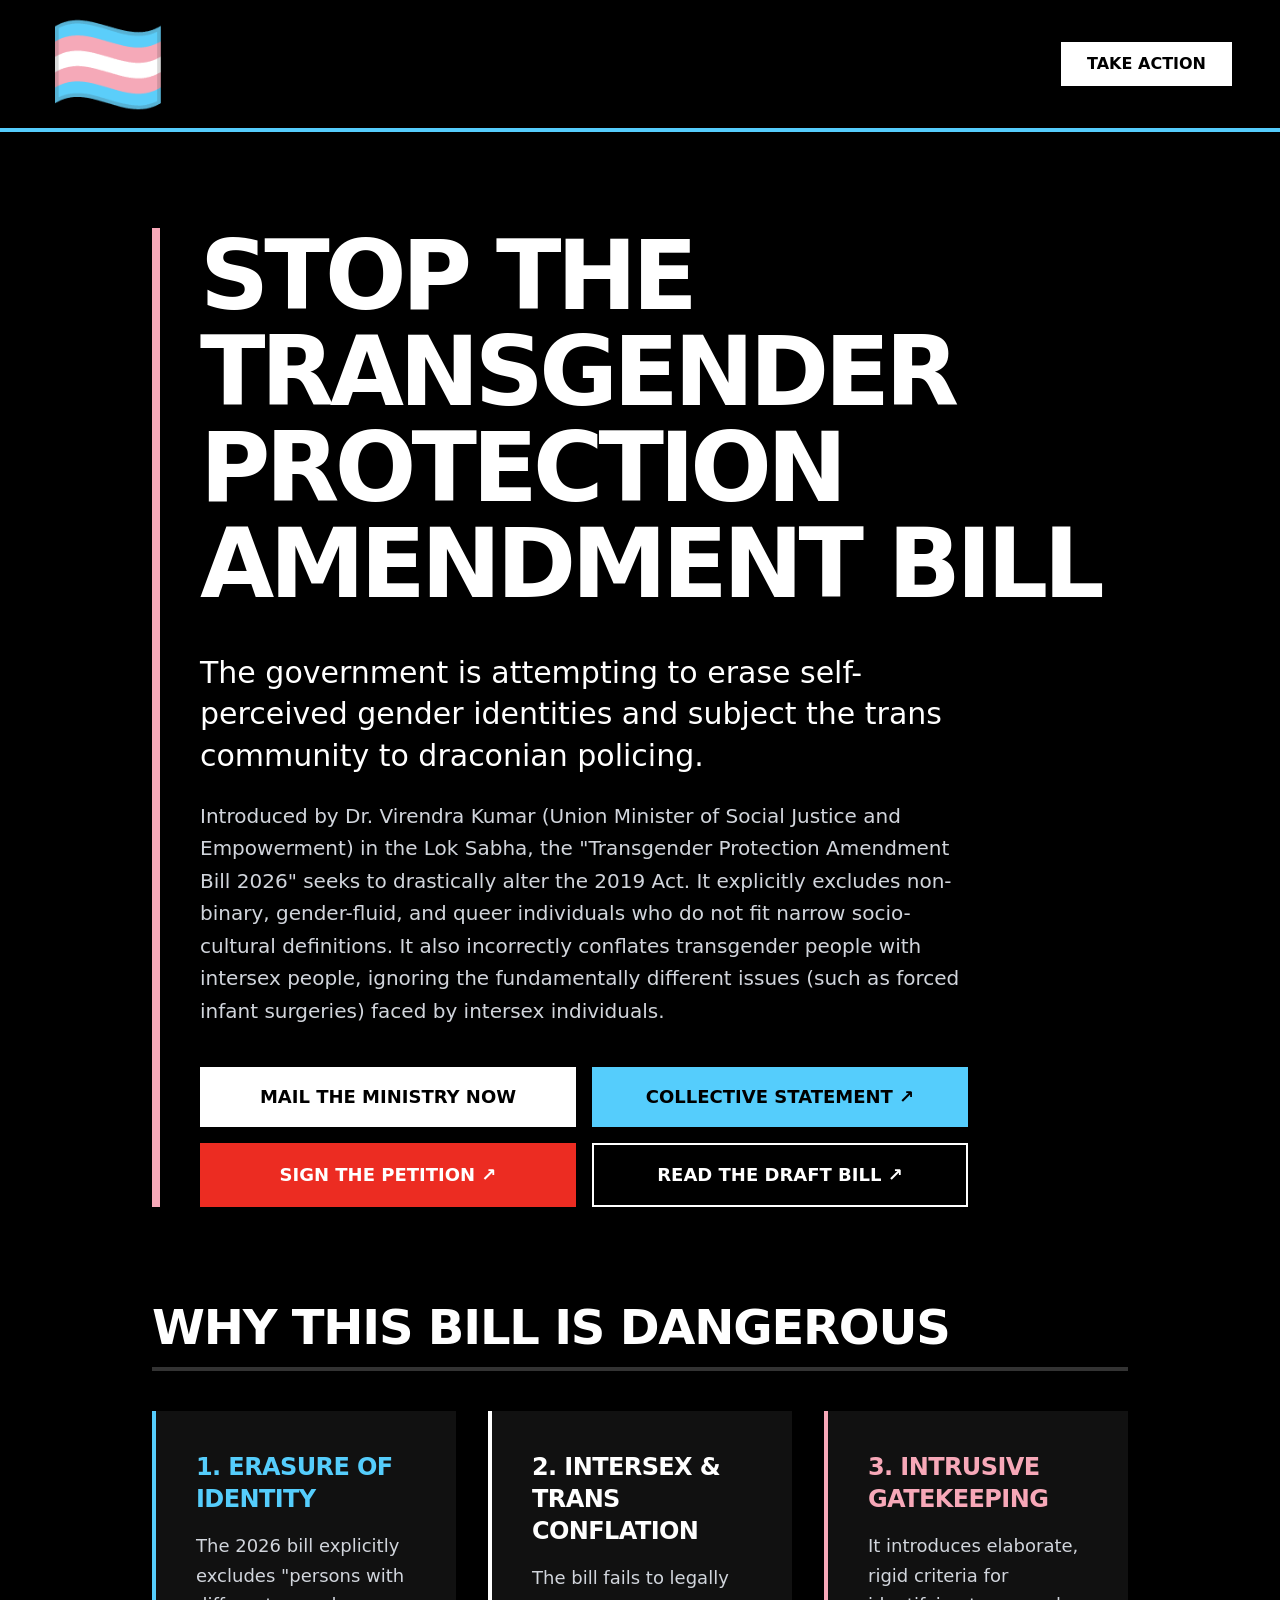
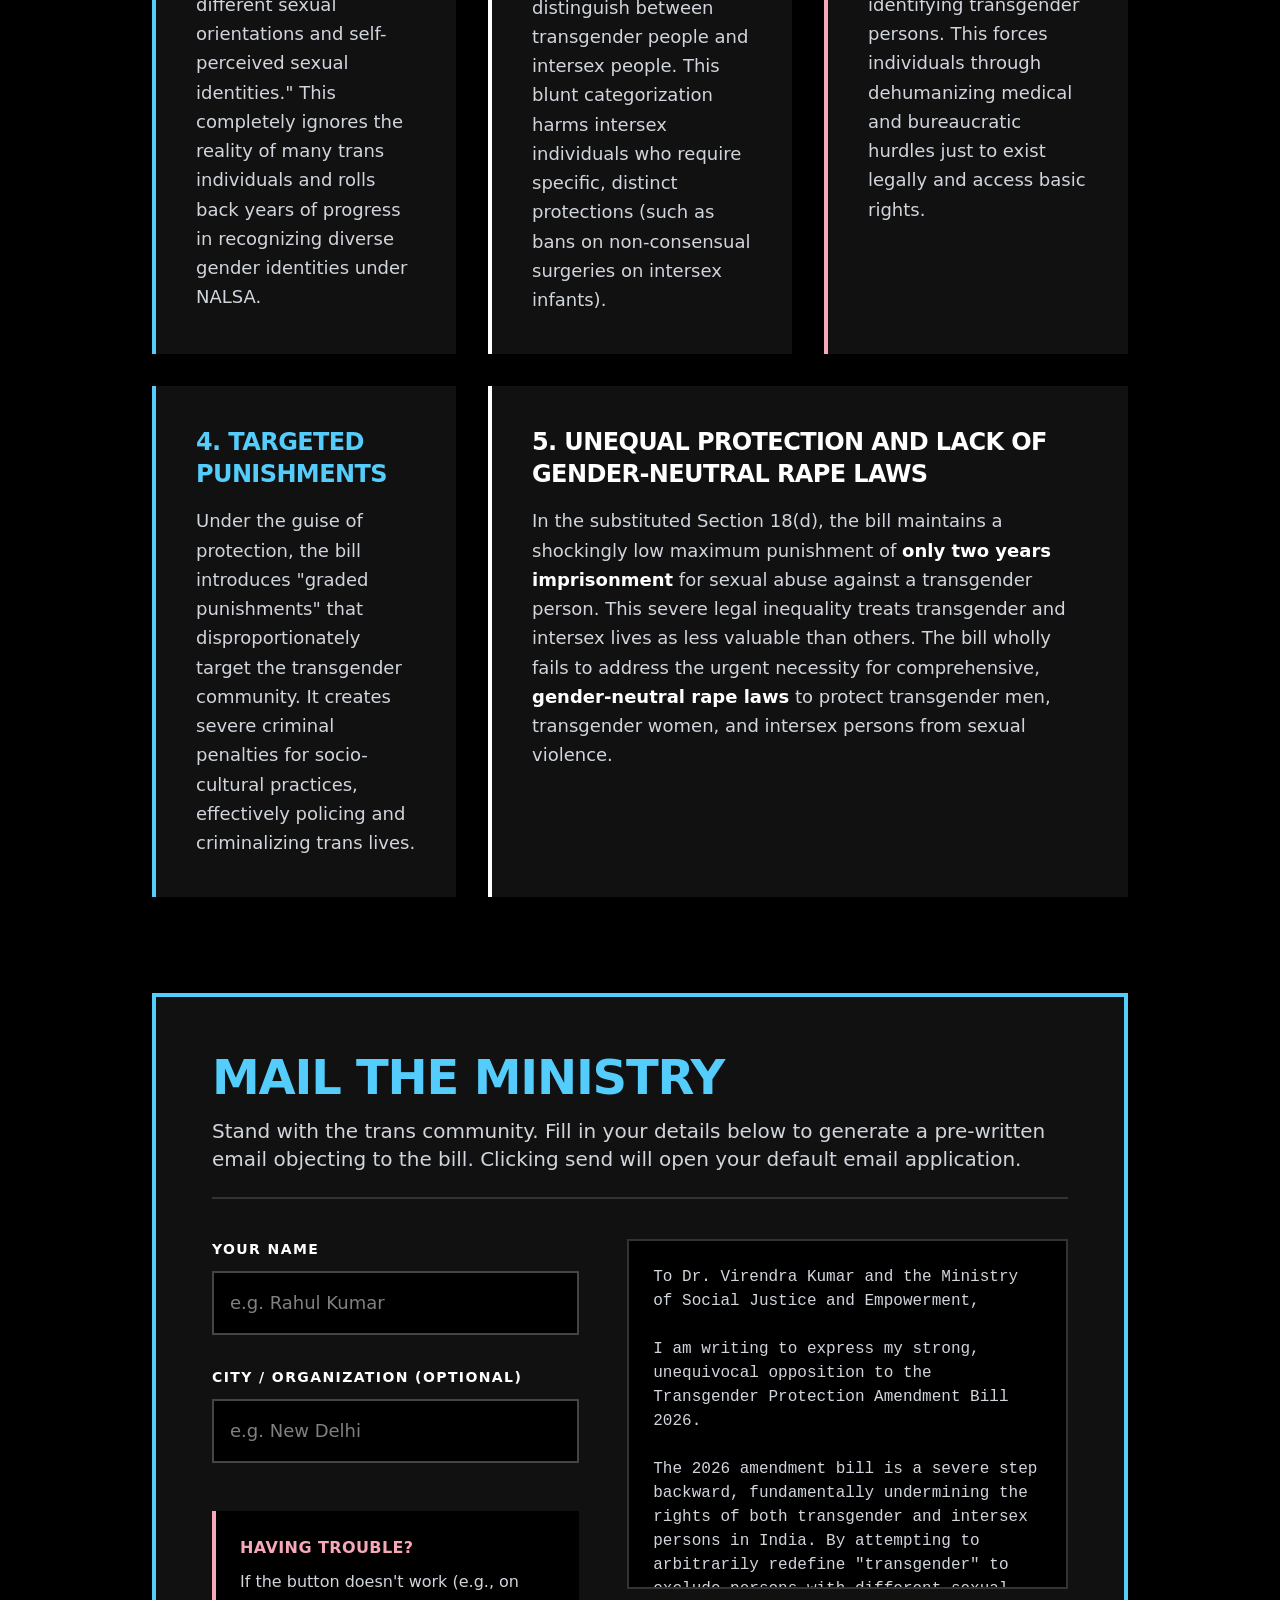
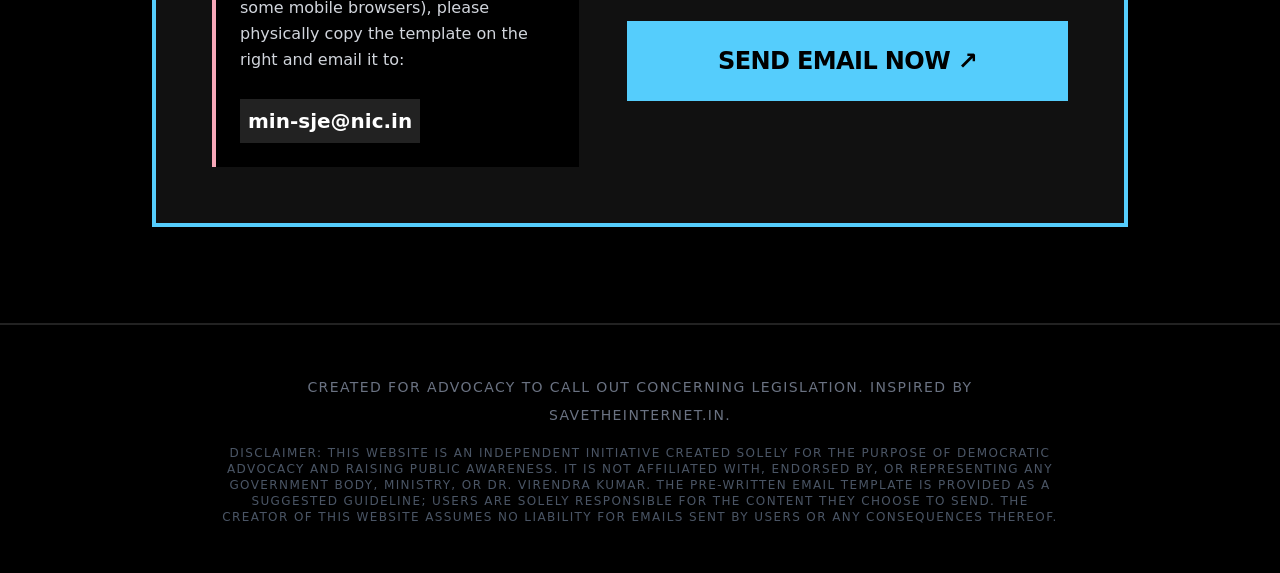
<file: index.html>
<!DOCTYPE html><!--8v95dIChmsAgqZFSRj_xh--><html lang="en" class="dark scroll-smooth"><head><meta charSet="utf-8"/><meta name="viewport" content="width=device-width, initial-scale=1"/><link rel="preload" href="/_next/static/media/83afe278b6a6bb3c-s.p.3a6ba036.woff2" as="font" crossorigin="" type="font/woff2"/><link rel="stylesheet" href="/_next/static/chunks/bd600e2c81a1bba9.css" data-precedence="next"/><link rel="preload" as="script" fetchPriority="low" href="/_next/static/chunks/efdd89bf2c0b6e6c.js"/><script src="/_next/static/chunks/0425fc9091d81427.js" async=""></script><script src="/_next/static/chunks/b0fb8b820650847d.js" async=""></script><script src="/_next/static/chunks/turbopack-c56009699bffebfa.js" async=""></script><script src="/_next/static/chunks/a4c607288b1ec87c.js" async=""></script><script src="/_next/static/chunks/72007867f5b5ea1a.js" async=""></script><meta name="next-size-adjust" content=""/><title>Stop the Transgender Protection Amendment Bill 2026</title><meta name="description" content="Urgent call to action against the Transgender Protection Amendment Bill 2026. Mail the Ministry of Social Justice and Empowerment now."/><link rel="icon" href="/favicon.ico?favicon.0b3bf435.ico" sizes="256x256" type="image/x-icon"/><link rel="icon" href="data:image/svg+xml,&lt;svg xmlns=%22http://www.w3.org/2000/svg%22 viewBox=%220 0 100 100%22&gt;&lt;text y=%22.9em%22 font-size=%2290%22&gt;🏳️‍⚧️&lt;/text&gt;&lt;/svg&gt;"/><script src="/_next/static/chunks/a6dad97d9634a72d.js" noModule=""></script></head><body class="inter_5972bc34-module__OU16Qa__className antialiased bg-black text-white min-h-screen"><div hidden=""><!--$--><!--/$--></div><div class="min-h-screen flex flex-col items-center bg-black text-white selection:bg-brand-pink selection:text-black font-sans"><header class="w-full bg-black border-b-4 border-brand-blue p-4 px-6 md:px-12 flex justify-between items-center sticky top-0 z-50"><div class="font-extrabold text-white flex items-center justify-center"><span class="text-6xl md:text-7xl lg:text-8xl w-full text-center hover:scale-105 transition-transform cursor-default select-none">🏳️‍⚧️</span></div><a href="#action" class="bg-white text-black px-6 py-2 font-bold text-sm md:text-base hover:bg-gray-200 transition-colors uppercase border-2 border-transparent hover:border-white">Take Action</a></header><main class="w-full max-w-5xl px-6 py-16 md:py-24 flex flex-col gap-24"><section class="flex flex-col gap-10 items-start border-l-8 border-brand-pink pl-6 md:pl-10"><h1 class="text-5xl md:text-7xl lg:text-8xl font-black tracking-tighter uppercase leading-[1]">STOP THE <br/>TRANSGENDER PROTECTION<br/>AMENDMENT BILL</h1><div class="flex flex-col gap-6 max-w-3xl"><p class="text-2xl md:text-3xl text-white font-medium leading-snug">The government is attempting to erase self-perceived gender identities and subject the trans community to draconian policing.</p><p class="text-xl text-gray-300 leading-relaxed font-light">Introduced by Dr. Virendra Kumar (Union Minister of Social Justice and Empowerment) in the Lok Sabha, the &quot;Transgender Protection Amendment Bill 2026&quot; seeks to drastically alter the 2019 Act. It explicitly excludes non-binary, gender-fluid, and queer individuals who do not fit narrow socio-cultural definitions. It also incorrectly conflates transgender people with intersex people, ignoring the fundamentally different issues (such as forced infant surgeries) faced by intersex individuals.</p><div class="grid grid-cols-1 lg:grid-cols-2 gap-4 mt-4 w-full"><a href="#action" class="bg-white text-black px-4 py-4 font-black hover:bg-gray-200 transition-colors text-center text-sm md:text-base lg:text-lg uppercase whitespace-nowrap">MAIL THE MINISTRY NOW</a><a href="https://docs.google.com/forms/d/e/1FAIpQLSdKNOw0cQrMbkYm2srKIBa-RHBMHRVCz6jkY9W-l714oJy8MQ/viewform?pli=1" target="_blank" rel="noopener noreferrer" class="bg-brand-blue text-black px-4 py-4 font-black hover:bg-white transition-colors text-center text-sm md:text-base lg:text-lg uppercase flex items-center justify-center gap-2 whitespace-nowrap">COLLECTIVE STATEMENT ↗</a><a href="https://www.change.org/p/oppose-the-amendment-redefining-transgender-identity-in-india" target="_blank" rel="noopener noreferrer" class="bg-[#ec2c22] text-white px-4 py-4 font-black hover:bg-white hover:text-[#ec2c22] transition-colors text-center text-sm md:text-base lg:text-lg uppercase flex items-center justify-center gap-2 whitespace-nowrap">SIGN THE PETITION ↗</a><a href="https://www.livelaw.in/pdf_upload/2026/03/13/as-intro313202621404pm-661461.pdf" target="_blank" rel="noopener noreferrer" class="border-2 border-white text-white px-4 py-4 font-bold hover:bg-white hover:text-black transition-colors text-center text-sm md:text-base lg:text-lg uppercase flex items-center justify-center gap-2 whitespace-nowrap">READ THE DRAFT BILL ↗</a></div></div></section><section class="flex flex-col gap-10"><div class="border-b-4 border-[#333] pb-4"><h2 class="text-4xl md:text-5xl font-black uppercase tracking-tight">Why This Bill is Dangerous</h2></div><div class="grid grid-cols-1 md:grid-cols-2 lg:grid-cols-3 gap-8"><div class="bg-[#111] p-8 md:p-10 border-l-4 border-brand-blue flex flex-col gap-4"><h3 class="text-2xl font-bold uppercase tracking-tight text-brand-blue">1. Erasure of Identity</h3><p class="text-gray-300 leading-relaxed text-lg">The 2026 bill explicitly excludes &quot;persons with different sexual orientations and self-perceived sexual identities.&quot; This completely ignores the reality of many trans individuals and rolls back years of progress in recognizing diverse gender identities under NALSA.</p></div><div class="bg-[#111] p-8 md:p-10 border-l-4 border-white flex flex-col gap-4"><h3 class="text-2xl font-bold uppercase tracking-tight text-white">2. Intersex &amp; Trans Conflation</h3><p class="text-gray-300 leading-relaxed text-lg">The bill fails to legally distinguish between transgender people and intersex people. This blunt categorization harms intersex individuals who require specific, distinct protections (such as bans on non-consensual surgeries on intersex infants).</p></div><div class="bg-[#111] p-8 md:p-10 border-l-4 border-brand-pink flex flex-col gap-4"><h3 class="text-2xl font-bold uppercase tracking-tight text-brand-pink">3. Intrusive Gatekeeping</h3><p class="text-gray-300 leading-relaxed text-lg">It introduces elaborate, rigid criteria for identifying transgender persons. This forces individuals through dehumanizing medical and bureaucratic hurdles just to exist legally and access basic rights.</p></div><div class="bg-[#111] p-8 md:p-10 border-l-4 border-brand-blue flex flex-col gap-4"><h3 class="text-2xl font-bold uppercase tracking-tight text-brand-blue">4. Targeted Punishments</h3><p class="text-gray-300 leading-relaxed text-lg">Under the guise of protection, the bill introduces &quot;graded punishments&quot; that disproportionately target the transgender community. It creates severe criminal penalties for socio-cultural practices, effectively policing and criminalizing trans lives.</p></div><div class="bg-[#111] p-8 md:p-10 border-l-4 border-white flex flex-col gap-4 lg:col-span-2"><h3 class="text-2xl font-bold uppercase tracking-tight text-white">5. Unequal Protection and Lack of Gender-Neutral Rape Laws</h3><p class="text-gray-300 leading-relaxed text-lg">In the substituted Section 18(d), the bill maintains a shockingly low maximum punishment of <strong class="text-white">only two years imprisonment</strong> for sexual abuse against a transgender person. This severe legal inequality treats transgender and intersex lives as less valuable than others. The bill wholly fails to address the urgent necessity for comprehensive, <strong class="text-white">gender-neutral rape laws</strong> to protect transgender men, transgender women, and intersex persons from sexual violence.</p></div></div></section><section id="action" class="bg-[#111] border-4 border-brand-blue p-8 md:p-14 flex flex-col gap-10 scroll-mt-32"><div class="flex flex-col gap-4 border-b-2 border-[#333] pb-6"><h2 class="text-4xl md:text-5xl font-black uppercase tracking-tight text-brand-blue">Mail the Ministry</h2><p class="text-gray-300 text-xl font-light">Stand with the trans community. Fill in your details below to generate a pre-written email objecting to the bill. Clicking send will open your default email application.</p></div><div class="flex flex-col lg:flex-row gap-12"><div class="flex-1 flex flex-col gap-8"><div class="flex flex-col gap-3"><label class="text-sm font-bold text-white uppercase tracking-widest">Your Name</label><input type="text" placeholder="e.g. Rahul Kumar" class="bg-black border-2 border-[#444] p-4 text-white text-lg focus:outline-none focus:border-brand-blue transition-colors rounded-none" value=""/></div><div class="flex flex-col gap-3"><label class="text-sm font-bold text-white uppercase tracking-widest">City / Organization (Optional)</label><input type="text" placeholder="e.g. New Delhi" class="bg-black border-2 border-[#444] p-4 text-white text-lg focus:outline-none focus:border-brand-blue transition-colors rounded-none" value=""/></div><div class="mt-4 p-6 bg-black border-l-4 border-brand-pink text-gray-300 text-base leading-relaxed"><strong class="text-brand-pink block mb-2 uppercase tracking-wide">Having trouble?</strong>If the button doesn&#x27;t work (e.g., on some mobile browsers), please physically copy the template on the right and email it to:<br/><br/><strong class="text-white select-all text-xl bg-[#222] p-2 inline-block">min-sje@nic.in</strong></div></div><div class="flex-[1.2] flex flex-col gap-8"><div class="bg-black border-2 border-[#333] p-6 text-base font-mono text-gray-300 whitespace-pre-wrap h-[350px] overflow-y-auto">To Dr. Virendra Kumar and the Ministry of Social Justice and Empowerment,

I am writing to express my strong, unequivocal opposition to the Transgender Protection Amendment Bill 2026.

The 2026 amendment bill is a severe step backward, fundamentally undermining the rights of both transgender and intersex persons in India. By attempting to arbitrarily redefine &quot;transgender&quot; to exclude persons with different sexual orientations and self-perceived identities, the bill willfully erases non-binary and queer transgender individuals, directly violating the Supreme Court&#x27;s NALSA judgment which affirmed the right to self-identification.

Furthermore, the bill fails to meaningfully distinguish between transgender people and intersex people. Intersex individuals face unique medical and social challenges (such as forced, non-consensual surgeries on intersex infants) that cannot be conflated with the experiences of transgender people. A flawed, blanket legal definition harms both communities.

The introduction of rigid, gatekept identification criteria and targeted punishments will only serve to further police and criminalize our communities, ignoring rampant institutional violence.

Crucially, the substituted Section 18(d) of the bill continues to prescribe a shockingly low maximum punishment of just two years imprisonment for sexual abuse against a transgender person. This is a gross systemic inequality compared to the strict penal laws for sexual violence against cisgender women. Transgender and intersex lives are not worth less. It is past time for the government to introduce comprehensive and equal gender-neutral rape laws.

I urge you to immediately withdraw the Transgender Protection Amendment Bill 2026, consult extensively with both the transgender and intersex communities, and commit to creating laws that genuinely protect our rights, ensure equal protections through gender-neutral rape laws, and respect our bodily autonomy.

Sincerely,
[Your Name]
</div><a href="mailto:min-sje@nic.in?subject=Urgent%3A%20Drop%20the%20Transgender%20Protection%20Amendment%20Bill%202026&amp;body=To%20Dr.%20Virendra%20Kumar%20and%20the%20Ministry%20of%20Social%20Justice%20and%20Empowerment%2C%0A%0AI%20am%20writing%20to%20express%20my%20strong%2C%20unequivocal%20opposition%20to%20the%20Transgender%20Protection%20Amendment%20Bill%202026.%0A%0AThe%202026%20amendment%20bill%20is%20a%20severe%20step%20backward%2C%20fundamentally%20undermining%20the%20rights%20of%20both%20transgender%20and%20intersex%20persons%20in%20India.%20By%20attempting%20to%20arbitrarily%20redefine%20%22transgender%22%20to%20exclude%20persons%20with%20different%20sexual%20orientations%20and%20self-perceived%20identities%2C%20the%20bill%20willfully%20erases%20non-binary%20and%20queer%20transgender%20individuals%2C%20directly%20violating%20the%20Supreme%20Court&#x27;s%20NALSA%20judgment%20which%20affirmed%20the%20right%20to%20self-identification.%0A%0AFurthermore%2C%20the%20bill%20fails%20to%20meaningfully%20distinguish%20between%20transgender%20people%20and%20intersex%20people.%20Intersex%20individuals%20face%20unique%20medical%20and%20social%20challenges%20(such%20as%20forced%2C%20non-consensual%20surgeries%20on%20intersex%20infants)%20that%20cannot%20be%20conflated%20with%20the%20experiences%20of%20transgender%20people.%20A%20flawed%2C%20blanket%20legal%20definition%20harms%20both%20communities.%0A%0AThe%20introduction%20of%20rigid%2C%20gatekept%20identification%20criteria%20and%20targeted%20punishments%20will%20only%20serve%20to%20further%20police%20and%20criminalize%20our%20communities%2C%20ignoring%20rampant%20institutional%20violence.%0A%0ACrucially%2C%20the%20substituted%20Section%2018(d)%20of%20the%20bill%20continues%20to%20prescribe%20a%20shockingly%20low%20maximum%20punishment%20of%20just%20two%20years%20imprisonment%20for%20sexual%20abuse%20against%20a%20transgender%20person.%20This%20is%20a%20gross%20systemic%20inequality%20compared%20to%20the%20strict%20penal%20laws%20for%20sexual%20violence%20against%20cisgender%20women.%20Transgender%20and%20intersex%20lives%20are%20not%20worth%20less.%20It%20is%20past%20time%20for%20the%20government%20to%20introduce%20comprehensive%20and%20equal%20gender-neutral%20rape%20laws.%0A%0AI%20urge%20you%20to%20immediately%20withdraw%20the%20Transgender%20Protection%20Amendment%20Bill%202026%2C%20consult%20extensively%20with%20both%20the%20transgender%20and%20intersex%20communities%2C%20and%20commit%20to%20creating%20laws%20that%20genuinely%20protect%20our%20rights%2C%20ensure%20equal%20protections%20through%20gender-neutral%20rape%20laws%2C%20and%20respect%20our%20bodily%20autonomy.%0A%0ASincerely%2C%0A%5BYour%20Name%5D%0A" class="w-full bg-brand-blue text-black text-center py-6 font-black text-2xl hover:bg-white transition-colors uppercase tracking-tight">SEND EMAIL NOW ↗</a></div></div></section></main><footer class="w-full border-t-2 border-[#222] py-12 mt-auto text-center text-gray-500 text-xs md:text-sm bg-black uppercase tracking-widest"><p class="max-w-4xl mx-auto px-6 leading-loose flex flex-col gap-4"><span>Created for advocacy to call out concerning legislation. Inspired by savetheinternet.in.</span><span class="text-gray-600 block text-[10px] md:text-xs">Disclaimer: This website is an independent initiative created solely for the purpose of democratic advocacy and raising public awareness. It is not affiliated with, endorsed by, or representing any government body, ministry, or Dr. Virendra Kumar. The pre-written email template is provided as a suggested guideline; users are solely responsible for the content they choose to send. The creator of this website assumes no liability for emails sent by users or any consequences thereof.</span></p></footer></div><!--$--><!--/$--><script src="/_next/static/chunks/efdd89bf2c0b6e6c.js" id="_R_" async=""></script><script>(self.__next_f=self.__next_f||[]).push([0])</script><script>self.__next_f.push([1,"1:\"$Sreact.fragment\"\n2:I[95321,[\"/_next/static/chunks/a4c607288b1ec87c.js\"],\"default\"]\n3:I[82924,[\"/_next/static/chunks/a4c607288b1ec87c.js\"],\"default\"]\n4:I[8597,[\"/_next/static/chunks/a4c607288b1ec87c.js\"],\"ClientPageRoot\"]\n5:I[31713,[\"/_next/static/chunks/72007867f5b5ea1a.js\"],\"default\"]\n8:I[59374,[\"/_next/static/chunks/a4c607288b1ec87c.js\"],\"OutletBoundary\"]\n9:\"$Sreact.suspense\"\nb:I[59374,[\"/_next/static/chunks/a4c607288b1ec87c.js\"],\"ViewportBoundary\"]\nd:I[59374,[\"/_next/static/chunks/a4c607288b1ec87c.js\"],\"MetadataBoundary\"]\nf:I[22319,[],\"default\"]\n:HL[\"/_next/static/chunks/bd600e2c81a1bba9.css\",\"style\"]\n:HL[\"/_next/static/media/83afe278b6a6bb3c-s.p.3a6ba036.woff2\",\"font\",{\"crossOrigin\":\"\",\"type\":\"font/woff2\"}]\n"])</script><script>self.__next_f.push([1,"0:{\"P\":null,\"b\":\"8v95dIChmsAgqZFSRj_xh\",\"c\":[\"\",\"\"],\"q\":\"\",\"i\":false,\"f\":[[[\"\",{\"children\":[\"__PAGE__\",{}]},\"$undefined\",\"$undefined\",true],[[\"$\",\"$1\",\"c\",{\"children\":[[[\"$\",\"link\",\"0\",{\"rel\":\"stylesheet\",\"href\":\"/_next/static/chunks/bd600e2c81a1bba9.css\",\"precedence\":\"next\",\"crossOrigin\":\"$undefined\",\"nonce\":\"$undefined\"}]],[\"$\",\"html\",null,{\"lang\":\"en\",\"className\":\"dark scroll-smooth\",\"children\":[\"$\",\"body\",null,{\"className\":\"inter_5972bc34-module__OU16Qa__className antialiased bg-black text-white min-h-screen\",\"children\":[\"$\",\"$L2\",null,{\"parallelRouterKey\":\"children\",\"error\":\"$undefined\",\"errorStyles\":\"$undefined\",\"errorScripts\":\"$undefined\",\"template\":[\"$\",\"$L3\",null,{}],\"templateStyles\":\"$undefined\",\"templateScripts\":\"$undefined\",\"notFound\":[[[\"$\",\"title\",null,{\"children\":\"404: This page could not be found.\"}],[\"$\",\"div\",null,{\"style\":{\"fontFamily\":\"system-ui,\\\"Segoe UI\\\",Roboto,Helvetica,Arial,sans-serif,\\\"Apple Color Emoji\\\",\\\"Segoe UI Emoji\\\"\",\"height\":\"100vh\",\"textAlign\":\"center\",\"display\":\"flex\",\"flexDirection\":\"column\",\"alignItems\":\"center\",\"justifyContent\":\"center\"},\"children\":[\"$\",\"div\",null,{\"children\":[[\"$\",\"style\",null,{\"dangerouslySetInnerHTML\":{\"__html\":\"body{color:#000;background:#fff;margin:0}.next-error-h1{border-right:1px solid rgba(0,0,0,.3)}@media (prefers-color-scheme:dark){body{color:#fff;background:#000}.next-error-h1{border-right:1px solid rgba(255,255,255,.3)}}\"}}],[\"$\",\"h1\",null,{\"className\":\"next-error-h1\",\"style\":{\"display\":\"inline-block\",\"margin\":\"0 20px 0 0\",\"padding\":\"0 23px 0 0\",\"fontSize\":24,\"fontWeight\":500,\"verticalAlign\":\"top\",\"lineHeight\":\"49px\"},\"children\":404}],[\"$\",\"div\",null,{\"style\":{\"display\":\"inline-block\"},\"children\":[\"$\",\"h2\",null,{\"style\":{\"fontSize\":14,\"fontWeight\":400,\"lineHeight\":\"49px\",\"margin\":0},\"children\":\"This page could not be found.\"}]}]]}]}]],[]],\"forbidden\":\"$undefined\",\"unauthorized\":\"$undefined\"}]}]}]]}],{\"children\":[[\"$\",\"$1\",\"c\",{\"children\":[[\"$\",\"$L4\",null,{\"Component\":\"$5\",\"serverProvidedParams\":{\"searchParams\":{},\"params\":{},\"promises\":[\"$@6\",\"$@7\"]}}],[[\"$\",\"script\",\"script-0\",{\"src\":\"/_next/static/chunks/72007867f5b5ea1a.js\",\"async\":true,\"nonce\":\"$undefined\"}]],[\"$\",\"$L8\",null,{\"children\":[\"$\",\"$9\",null,{\"name\":\"Next.MetadataOutlet\",\"children\":\"$@a\"}]}]]}],{},null,false,false]},null,false,false],[\"$\",\"$1\",\"h\",{\"children\":[null,[\"$\",\"$Lb\",null,{\"children\":\"$Lc\"}],[\"$\",\"div\",null,{\"hidden\":true,\"children\":[\"$\",\"$Ld\",null,{\"children\":[\"$\",\"$9\",null,{\"name\":\"Next.Metadata\",\"children\":\"$Le\"}]}]}],[\"$\",\"meta\",null,{\"name\":\"next-size-adjust\",\"content\":\"\"}]]}],false]],\"m\":\"$undefined\",\"G\":[\"$f\",[]],\"S\":true}\n"])</script><script>self.__next_f.push([1,"6:{}\n7:\"$0:f:0:1:1:children:0:props:children:0:props:serverProvidedParams:params\"\n"])</script><script>self.__next_f.push([1,"c:[[\"$\",\"meta\",\"0\",{\"charSet\":\"utf-8\"}],[\"$\",\"meta\",\"1\",{\"name\":\"viewport\",\"content\":\"width=device-width, initial-scale=1\"}]]\n"])</script><script>self.__next_f.push([1,"10:I[25529,[\"/_next/static/chunks/a4c607288b1ec87c.js\"],\"IconMark\"]\na:null\ne:[[\"$\",\"title\",\"0\",{\"children\":\"Stop the Transgender Protection Amendment Bill 2026\"}],[\"$\",\"meta\",\"1\",{\"name\":\"description\",\"content\":\"Urgent call to action against the Transgender Protection Amendment Bill 2026. Mail the Ministry of Social Justice and Empowerment now.\"}],[\"$\",\"link\",\"2\",{\"rel\":\"icon\",\"href\":\"/favicon.ico?favicon.0b3bf435.ico\",\"sizes\":\"256x256\",\"type\":\"image/x-icon\"}],[\"$\",\"link\",\"3\",{\"rel\":\"icon\",\"href\":\"data:image/svg+xml,\u003csvg xmlns=%22http://www.w3.org/2000/svg%22 viewBox=%220 0 100 100%22\u003e\u003ctext y=%22.9em%22 font-size=%2290%22\u003e🏳️‍⚧️\u003c/text\u003e\u003c/svg\u003e\"}],[\"$\",\"$L10\",\"4\",{}]]\n"])</script></body></html>
</file>
<file: _next/static/chunks/bd600e2c81a1bba9.css>
@font-face{font-family:Inter;font-style:normal;font-weight:100 900;font-display:swap;src:url(../media/2c55a0e60120577a-s.2a48534a.woff2)format("woff2");unicode-range:U+460-52F,U+1C80-1C8A,U+20B4,U+2DE0-2DFF,U+A640-A69F,U+FE2E-FE2F}@font-face{font-family:Inter;font-style:normal;font-weight:100 900;font-display:swap;src:url(../media/9c72aa0f40e4eef8-s.18a48cbc.woff2)format("woff2");unicode-range:U+301,U+400-45F,U+490-491,U+4B0-4B1,U+2116}@font-face{font-family:Inter;font-style:normal;font-weight:100 900;font-display:swap;src:url(../media/ad66f9afd8947f86-s.7a40eb73.woff2)format("woff2");unicode-range:U+1F??}@font-face{font-family:Inter;font-style:normal;font-weight:100 900;font-display:swap;src:url(../media/5476f68d60460930-s.c995e352.woff2)format("woff2");unicode-range:U+370-377,U+37A-37F,U+384-38A,U+38C,U+38E-3A1,U+3A3-3FF}@font-face{font-family:Inter;font-style:normal;font-weight:100 900;font-display:swap;src:url(../media/2bbe8d2671613f1f-s.76dcb0b2.woff2)format("woff2");unicode-range:U+102-103,U+110-111,U+128-129,U+168-169,U+1A0-1A1,U+1AF-1B0,U+300-301,U+303-304,U+308-309,U+323,U+329,U+1EA0-1EF9,U+20AB}@font-face{font-family:Inter;font-style:normal;font-weight:100 900;font-display:swap;src:url(../media/1bffadaabf893a1e-s.7cd81963.woff2)format("woff2");unicode-range:U+100-2BA,U+2BD-2C5,U+2C7-2CC,U+2CE-2D7,U+2DD-2FF,U+304,U+308,U+329,U+1D00-1DBF,U+1E00-1E9F,U+1EF2-1EFF,U+2020,U+20A0-20AB,U+20AD-20C0,U+2113,U+2C60-2C7F,U+A720-A7FF}@font-face{font-family:Inter;font-style:normal;font-weight:100 900;font-display:swap;src:url(../media/83afe278b6a6bb3c-s.p.3a6ba036.woff2)format("woff2");unicode-range:U+??,U+131,U+152-153,U+2BB-2BC,U+2C6,U+2DA,U+2DC,U+304,U+308,U+329,U+2000-206F,U+20AC,U+2122,U+2191,U+2193,U+2212,U+2215,U+FEFF,U+FFFD}@font-face{font-family:Inter Fallback;src:local(Arial);ascent-override:90.44%;descent-override:22.52%;line-gap-override:0.0%;size-adjust:107.12%}.inter_5972bc34-module__OU16Qa__className{font-family:Inter,Inter Fallback;font-style:normal}
@layer properties{@supports (((-webkit-hyphens:none)) and (not (margin-trim:inline))) or ((-moz-orient:inline) and (not (color:rgb(from red r g b)))){*,:before,:after,::backdrop{--tw-border-style:solid;--tw-leading:initial;--tw-font-weight:initial;--tw-tracking:initial;--tw-scale-x:1;--tw-scale-y:1;--tw-scale-z:1}}}@layer theme{:root,:host{--font-sans:ui-sans-serif,system-ui,sans-serif,"Apple Color Emoji","Segoe UI Emoji","Segoe UI Symbol","Noto Color Emoji";--font-mono:ui-monospace,SFMono-Regular,Menlo,Monaco,Consolas,"Liberation Mono","Courier New",monospace;--color-gray-200:#e5e7eb;--color-gray-300:#d1d5dc;--color-gray-500:#6a7282;--color-gray-600:#4a5565;--color-black:#000;--color-white:#fff;--spacing:.25rem;--container-3xl:48rem;--container-4xl:56rem;--container-5xl:64rem;--text-xs:.75rem;--text-xs--line-height:calc(1/.75);--text-sm:.875rem;--text-sm--line-height:calc(1.25/.875);--text-base:1rem;--text-base--line-height:calc(1.5/1);--text-lg:1.125rem;--text-lg--line-height:calc(1.75/1.125);--text-xl:1.25rem;--text-xl--line-height:calc(1.75/1.25);--text-2xl:1.5rem;--text-2xl--line-height:calc(2/1.5);--text-3xl:1.875rem;--text-3xl--line-height:calc(2.25/1.875);--text-4xl:2.25rem;--text-4xl--line-height:calc(2.5/2.25);--text-5xl:3rem;--text-5xl--line-height:1;--text-6xl:3.75rem;--text-6xl--line-height:1;--text-7xl:4.5rem;--text-7xl--line-height:1;--text-8xl:6rem;--text-8xl--line-height:1;--font-weight-light:300;--font-weight-medium:500;--font-weight-bold:700;--font-weight-extrabold:800;--font-weight-black:900;--tracking-tighter:-.05em;--tracking-tight:-.025em;--tracking-wide:.025em;--tracking-widest:.1em;--leading-snug:1.375;--leading-relaxed:1.625;--leading-loose:2;--default-transition-duration:.15s;--default-transition-timing-function:cubic-bezier(.4,0,.2,1);--default-font-family:var(--font-sans);--default-mono-font-family:var(--font-mono)}@supports (color:lab(0% 0 0)){:root,:host{--color-gray-200:lab(91.6229% -.159085 -2.26791);--color-gray-300:lab(85.1236% -.612259 -3.7138);--color-gray-500:lab(47.7841% -.393212 -10.0268);--color-gray-600:lab(35.6337% -1.58697 -10.8425)}}}@layer base{*,:after,:before,::backdrop{box-sizing:border-box;border:0 solid;margin:0;padding:0}::file-selector-button{box-sizing:border-box;border:0 solid;margin:0;padding:0}html,:host{-webkit-text-size-adjust:100%;tab-size:4;line-height:1.5;font-family:var(--default-font-family,ui-sans-serif,system-ui,sans-serif,"Apple Color Emoji","Segoe UI Emoji","Segoe UI Symbol","Noto Color Emoji");font-feature-settings:var(--default-font-feature-settings,normal);font-variation-settings:var(--default-font-variation-settings,normal);-webkit-tap-highlight-color:transparent}hr{height:0;color:inherit;border-top-width:1px}abbr:where([title]){-webkit-text-decoration:underline dotted;text-decoration:underline dotted}h1,h2,h3,h4,h5,h6{font-size:inherit;font-weight:inherit}a{color:inherit;-webkit-text-decoration:inherit;-webkit-text-decoration:inherit;-webkit-text-decoration:inherit;-webkit-text-decoration:inherit;text-decoration:inherit}b,strong{font-weight:bolder}code,kbd,samp,pre{font-family:var(--default-mono-font-family,ui-monospace,SFMono-Regular,Menlo,Monaco,Consolas,"Liberation Mono","Courier New",monospace);font-feature-settings:var(--default-mono-font-feature-settings,normal);font-variation-settings:var(--default-mono-font-variation-settings,normal);font-size:1em}small{font-size:80%}sub,sup{vertical-align:baseline;font-size:75%;line-height:0;position:relative}sub{bottom:-.25em}sup{top:-.5em}table{text-indent:0;border-color:inherit;border-collapse:collapse}:-moz-focusring{outline:auto}progress{vertical-align:baseline}summary{display:list-item}ol,ul,menu{list-style:none}img,svg,video,canvas,audio,iframe,embed,object{vertical-align:middle;display:block}img,video{max-width:100%;height:auto}button,input,select,optgroup,textarea{font:inherit;font-feature-settings:inherit;font-variation-settings:inherit;letter-spacing:inherit;color:inherit;opacity:1;background-color:#0000;border-radius:0}::file-selector-button{font:inherit;font-feature-settings:inherit;font-variation-settings:inherit;letter-spacing:inherit;color:inherit;opacity:1;background-color:#0000;border-radius:0}:where(select:is([multiple],[size])) optgroup{font-weight:bolder}:where(select:is([multiple],[size])) optgroup option{padding-inline-start:20px}::file-selector-button{margin-inline-end:4px}::placeholder{opacity:1}@supports (not ((-webkit-appearance:-apple-pay-button))) or (contain-intrinsic-size:1px){::placeholder{color:currentColor}@supports (color:color-mix(in lab, red, red)){::placeholder{color:color-mix(in oklab,currentcolor 50%,transparent)}}}textarea{resize:vertical}::-webkit-search-decoration{-webkit-appearance:none}::-webkit-date-and-time-value{min-height:1lh;text-align:inherit}::-webkit-datetime-edit{display:inline-flex}::-webkit-datetime-edit-fields-wrapper{padding:0}::-webkit-datetime-edit{padding-block:0}::-webkit-datetime-edit-year-field{padding-block:0}::-webkit-datetime-edit-month-field{padding-block:0}::-webkit-datetime-edit-day-field{padding-block:0}::-webkit-datetime-edit-hour-field{padding-block:0}::-webkit-datetime-edit-minute-field{padding-block:0}::-webkit-datetime-edit-second-field{padding-block:0}::-webkit-datetime-edit-millisecond-field{padding-block:0}::-webkit-datetime-edit-meridiem-field{padding-block:0}::-webkit-calendar-picker-indicator{line-height:1}:-moz-ui-invalid{box-shadow:none}button,input:where([type=button],[type=reset],[type=submit]){appearance:button}::file-selector-button{appearance:button}::-webkit-inner-spin-button{height:auto}::-webkit-outer-spin-button{height:auto}[hidden]:where(:not([hidden=until-found])){display:none!important}}@layer components;@layer utilities{.sticky{position:sticky}.start{inset-inline-start:var(--spacing)}.top-0{top:calc(var(--spacing)*0)}.z-50{z-index:50}.mx-auto{margin-inline:auto}.mt-4{margin-top:calc(var(--spacing)*4)}.mt-auto{margin-top:auto}.mb-2{margin-bottom:calc(var(--spacing)*2)}.block{display:block}.flex{display:flex}.grid{display:grid}.inline-block{display:inline-block}.h-\[350px\]{height:350px}.min-h-screen{min-height:100vh}.w-full{width:100%}.max-w-3xl{max-width:var(--container-3xl)}.max-w-4xl{max-width:var(--container-4xl)}.max-w-5xl{max-width:var(--container-5xl)}.flex-1{flex:1}.flex-\[1\.2\]{flex:1.2}.cursor-default{cursor:default}.scroll-mt-32{scroll-margin-top:calc(var(--spacing)*32)}.grid-cols-1{grid-template-columns:repeat(1,minmax(0,1fr))}.flex-col{flex-direction:column}.items-center{align-items:center}.items-start{align-items:flex-start}.justify-between{justify-content:space-between}.justify-center{justify-content:center}.gap-2{gap:calc(var(--spacing)*2)}.gap-3{gap:calc(var(--spacing)*3)}.gap-4{gap:calc(var(--spacing)*4)}.gap-6{gap:calc(var(--spacing)*6)}.gap-8{gap:calc(var(--spacing)*8)}.gap-10{gap:calc(var(--spacing)*10)}.gap-12{gap:calc(var(--spacing)*12)}.gap-24{gap:calc(var(--spacing)*24)}.overflow-y-auto{overflow-y:auto}.scroll-smooth{scroll-behavior:smooth}.rounded-none{border-radius:0}.border-2{border-style:var(--tw-border-style);border-width:2px}.border-4{border-style:var(--tw-border-style);border-width:4px}.border-t-2{border-top-style:var(--tw-border-style);border-top-width:2px}.border-b-2{border-bottom-style:var(--tw-border-style);border-bottom-width:2px}.border-b-4{border-bottom-style:var(--tw-border-style);border-bottom-width:4px}.border-l-4{border-left-style:var(--tw-border-style);border-left-width:4px}.border-l-8{border-left-style:var(--tw-border-style);border-left-width:8px}.border-\[\#222\]{border-color:#222}.border-\[\#333\]{border-color:#333}.border-\[\#444\]{border-color:#444}.border-brand-blue{border-color:var(--brand-blue)}.border-brand-pink{border-color:var(--brand-pink)}.border-transparent{border-color:#0000}.border-white{border-color:var(--color-white)}.bg-\[\#111\]{background-color:#111}.bg-\[\#222\]{background-color:#222}.bg-\[\#ec2c22\]{background-color:#ec2c22}.bg-black{background-color:var(--color-black)}.bg-brand-blue{background-color:var(--brand-blue)}.bg-white{background-color:var(--color-white)}.p-2{padding:calc(var(--spacing)*2)}.p-4{padding:calc(var(--spacing)*4)}.p-6{padding:calc(var(--spacing)*6)}.p-8{padding:calc(var(--spacing)*8)}.px-4{padding-inline:calc(var(--spacing)*4)}.px-6{padding-inline:calc(var(--spacing)*6)}.py-2{padding-block:calc(var(--spacing)*2)}.py-4{padding-block:calc(var(--spacing)*4)}.py-6{padding-block:calc(var(--spacing)*6)}.py-12{padding-block:calc(var(--spacing)*12)}.py-16{padding-block:calc(var(--spacing)*16)}.pb-4{padding-bottom:calc(var(--spacing)*4)}.pb-6{padding-bottom:calc(var(--spacing)*6)}.pl-6{padding-left:calc(var(--spacing)*6)}.text-center{text-align:center}.font-mono{font-family:var(--font-mono)}.font-sans{font-family:var(--font-sans)}.text-2xl{font-size:var(--text-2xl);line-height:var(--tw-leading,var(--text-2xl--line-height))}.text-4xl{font-size:var(--text-4xl);line-height:var(--tw-leading,var(--text-4xl--line-height))}.text-5xl{font-size:var(--text-5xl);line-height:var(--tw-leading,var(--text-5xl--line-height))}.text-6xl{font-size:var(--text-6xl);line-height:var(--tw-leading,var(--text-6xl--line-height))}.text-base{font-size:var(--text-base);line-height:var(--tw-leading,var(--text-base--line-height))}.text-lg{font-size:var(--text-lg);line-height:var(--tw-leading,var(--text-lg--line-height))}.text-sm{font-size:var(--text-sm);line-height:var(--tw-leading,var(--text-sm--line-height))}.text-xl{font-size:var(--text-xl);line-height:var(--tw-leading,var(--text-xl--line-height))}.text-xs{font-size:var(--text-xs);line-height:var(--tw-leading,var(--text-xs--line-height))}.text-\[10px\]{font-size:10px}.leading-\[1\]{--tw-leading:1;line-height:1}.leading-loose{--tw-leading:var(--leading-loose);line-height:var(--leading-loose)}.leading-relaxed{--tw-leading:var(--leading-relaxed);line-height:var(--leading-relaxed)}.leading-snug{--tw-leading:var(--leading-snug);line-height:var(--leading-snug)}.font-black{--tw-font-weight:var(--font-weight-black);font-weight:var(--font-weight-black)}.font-bold{--tw-font-weight:var(--font-weight-bold);font-weight:var(--font-weight-bold)}.font-extrabold{--tw-font-weight:var(--font-weight-extrabold);font-weight:var(--font-weight-extrabold)}.font-light{--tw-font-weight:var(--font-weight-light);font-weight:var(--font-weight-light)}.font-medium{--tw-font-weight:var(--font-weight-medium);font-weight:var(--font-weight-medium)}.tracking-tight{--tw-tracking:var(--tracking-tight);letter-spacing:var(--tracking-tight)}.tracking-tighter{--tw-tracking:var(--tracking-tighter);letter-spacing:var(--tracking-tighter)}.tracking-wide{--tw-tracking:var(--tracking-wide);letter-spacing:var(--tracking-wide)}.tracking-widest{--tw-tracking:var(--tracking-widest);letter-spacing:var(--tracking-widest)}.whitespace-nowrap{white-space:nowrap}.whitespace-pre-wrap{white-space:pre-wrap}.text-black{color:var(--color-black)}.text-brand-blue{color:var(--brand-blue)}.text-brand-pink{color:var(--brand-pink)}.text-gray-300{color:var(--color-gray-300)}.text-gray-500{color:var(--color-gray-500)}.text-gray-600{color:var(--color-gray-600)}.text-white{color:var(--color-white)}.uppercase{text-transform:uppercase}.antialiased{-webkit-font-smoothing:antialiased;-moz-osx-font-smoothing:grayscale}.transition-colors{transition-property:color,background-color,border-color,outline-color,text-decoration-color,fill,stroke,--tw-gradient-from,--tw-gradient-via,--tw-gradient-to;transition-timing-function:var(--tw-ease,var(--default-transition-timing-function));transition-duration:var(--tw-duration,var(--default-transition-duration))}.transition-transform{transition-property:transform,translate,scale,rotate;transition-timing-function:var(--tw-ease,var(--default-transition-timing-function));transition-duration:var(--tw-duration,var(--default-transition-duration))}.select-all{-webkit-user-select:all;user-select:all}.select-none{-webkit-user-select:none;user-select:none}.selection\:bg-brand-pink ::selection,.selection\:bg-brand-pink::selection{background-color:var(--brand-pink)}.selection\:text-black ::selection,.selection\:text-black::selection{color:var(--color-black)}@media (hover:hover){.hover\:scale-105:hover{--tw-scale-x:105%;--tw-scale-y:105%;--tw-scale-z:105%;scale:var(--tw-scale-x)var(--tw-scale-y)}.hover\:border-white:hover{border-color:var(--color-white)}.hover\:bg-gray-200:hover{background-color:var(--color-gray-200)}.hover\:bg-white:hover{background-color:var(--color-white)}.hover\:text-\[\#ec2c22\]:hover{color:#ec2c22}.hover\:text-black:hover{color:var(--color-black)}}.focus\:border-brand-blue:focus{border-color:var(--brand-blue)}.focus\:outline-none:focus{--tw-outline-style:none;outline-style:none}@media (min-width:48rem){.md\:grid-cols-2{grid-template-columns:repeat(2,minmax(0,1fr))}.md\:p-10{padding:calc(var(--spacing)*10)}.md\:p-14{padding:calc(var(--spacing)*14)}.md\:px-12{padding-inline:calc(var(--spacing)*12)}.md\:py-24{padding-block:calc(var(--spacing)*24)}.md\:pl-10{padding-left:calc(var(--spacing)*10)}.md\:text-3xl{font-size:var(--text-3xl);line-height:var(--tw-leading,var(--text-3xl--line-height))}.md\:text-5xl{font-size:var(--text-5xl);line-height:var(--tw-leading,var(--text-5xl--line-height))}.md\:text-7xl{font-size:var(--text-7xl);line-height:var(--tw-leading,var(--text-7xl--line-height))}.md\:text-base{font-size:var(--text-base);line-height:var(--tw-leading,var(--text-base--line-height))}.md\:text-sm{font-size:var(--text-sm);line-height:var(--tw-leading,var(--text-sm--line-height))}.md\:text-xs{font-size:var(--text-xs);line-height:var(--tw-leading,var(--text-xs--line-height))}}@media (min-width:64rem){.lg\:col-span-2{grid-column:span 2/span 2}.lg\:grid-cols-2{grid-template-columns:repeat(2,minmax(0,1fr))}.lg\:grid-cols-3{grid-template-columns:repeat(3,minmax(0,1fr))}.lg\:flex-row{flex-direction:row}.lg\:text-8xl{font-size:var(--text-8xl);line-height:var(--tw-leading,var(--text-8xl--line-height))}.lg\:text-lg{font-size:var(--text-lg);line-height:var(--tw-leading,var(--text-lg--line-height))}}}:root{--background:#000;--foreground:#fff;--brand-pink:#f7a8b8;--brand-blue:#55cdfc;--brand-red:#f33}body{background:var(--background);color:var(--foreground)}::-webkit-scrollbar{width:8px}::-webkit-scrollbar-track{background:#111}::-webkit-scrollbar-thumb{background:#333;border-radius:4px}::-webkit-scrollbar-thumb:hover{background:#555}.glass{-webkit-backdrop-filter:blur(10px);background:#ffffff0d;border:1px solid #ffffff1a}@property --tw-border-style{syntax:"*";inherits:false;initial-value:solid}@property --tw-leading{syntax:"*";inherits:false}@property --tw-font-weight{syntax:"*";inherits:false}@property --tw-tracking{syntax:"*";inherits:false}@property --tw-scale-x{syntax:"*";inherits:false;initial-value:1}@property --tw-scale-y{syntax:"*";inherits:false;initial-value:1}@property --tw-scale-z{syntax:"*";inherits:false;initial-value:1}
</file>
